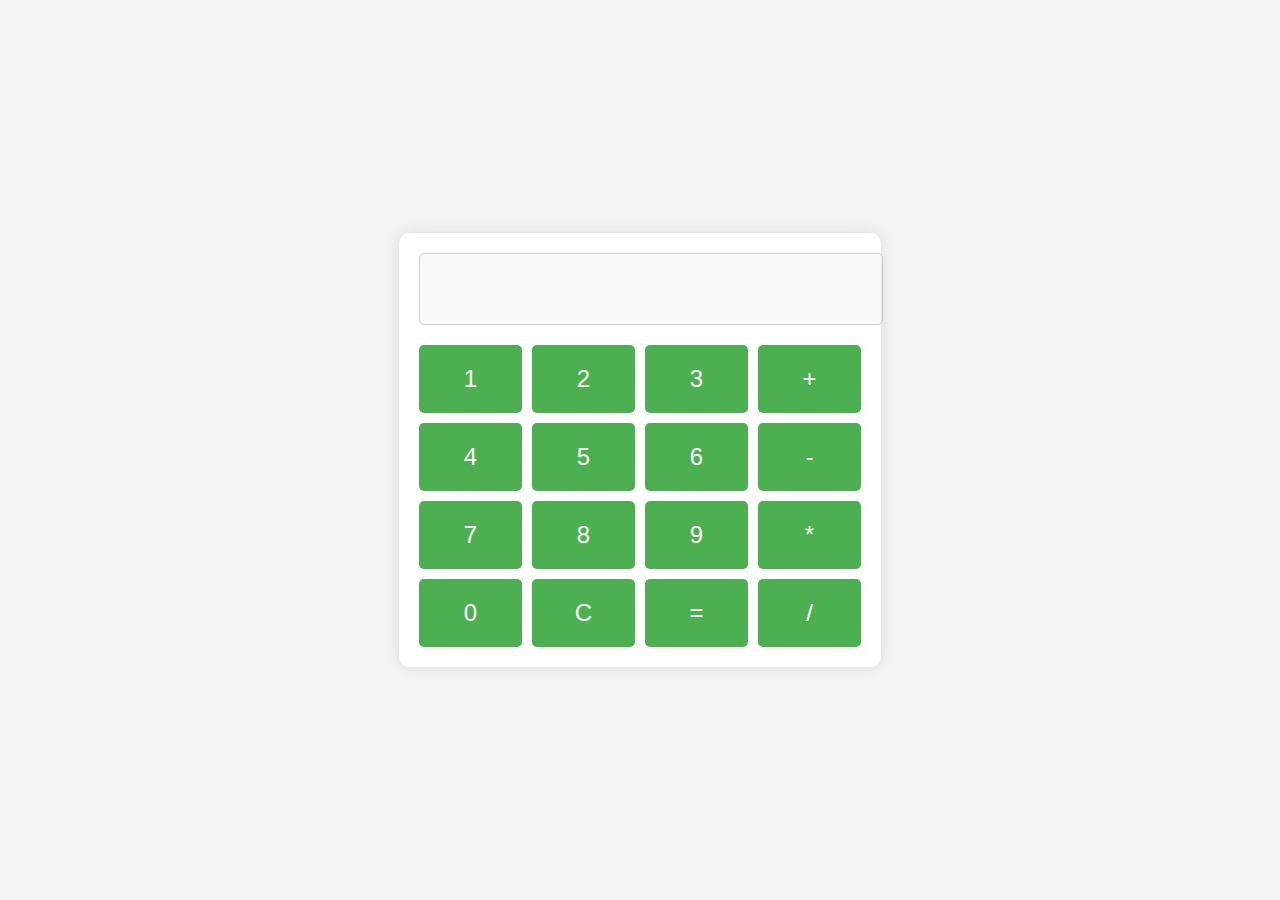
<file: index.html>
<!DOCTYPE html>
<html lang="en">
  <head>
    <meta charset="UTF-8">
    <meta name="viewport" content="width=device-width, initial-scale=1.0">
    <title>Calculator</title>
    <link rel="stylesheet" href="style.css">
  </head>
  <body>
    <div class="calculator">
      <input type="text" id="result" disabled>
      <div class="buttons">
        <button onclick="appendNumber(1)">1</button>
        <button onclick="appendNumber(2)">2</button>
        <button onclick="appendNumber(3)">3</button>
        <button onclick="appendNumber('+')">+</button>
        <button onclick="appendNumber(4)">4</button>
        <button onclick="appendNumber(5)">5</button>
        <button onclick="appendNumber(6)">6</button>
        <button onclick="appendNumber('-')">-</button>
        <button onclick="appendNumber(7)">7</button>
        <button onclick="appendNumber(8)">8</button>
        <button onclick="appendNumber(9)">9</button>
        <button onclick="appendNumber('*')">*</button>
        <button onclick="appendNumber(0)">0</button>
        <button onclick="clearResult()">C</button>
        <button onclick="calculateResult()">=</button>
        <button onclick="appendNumber('/')">/</button>
      </div>
    </div>

    <script src="script.js"></script>
  </body>
</html>
</file>
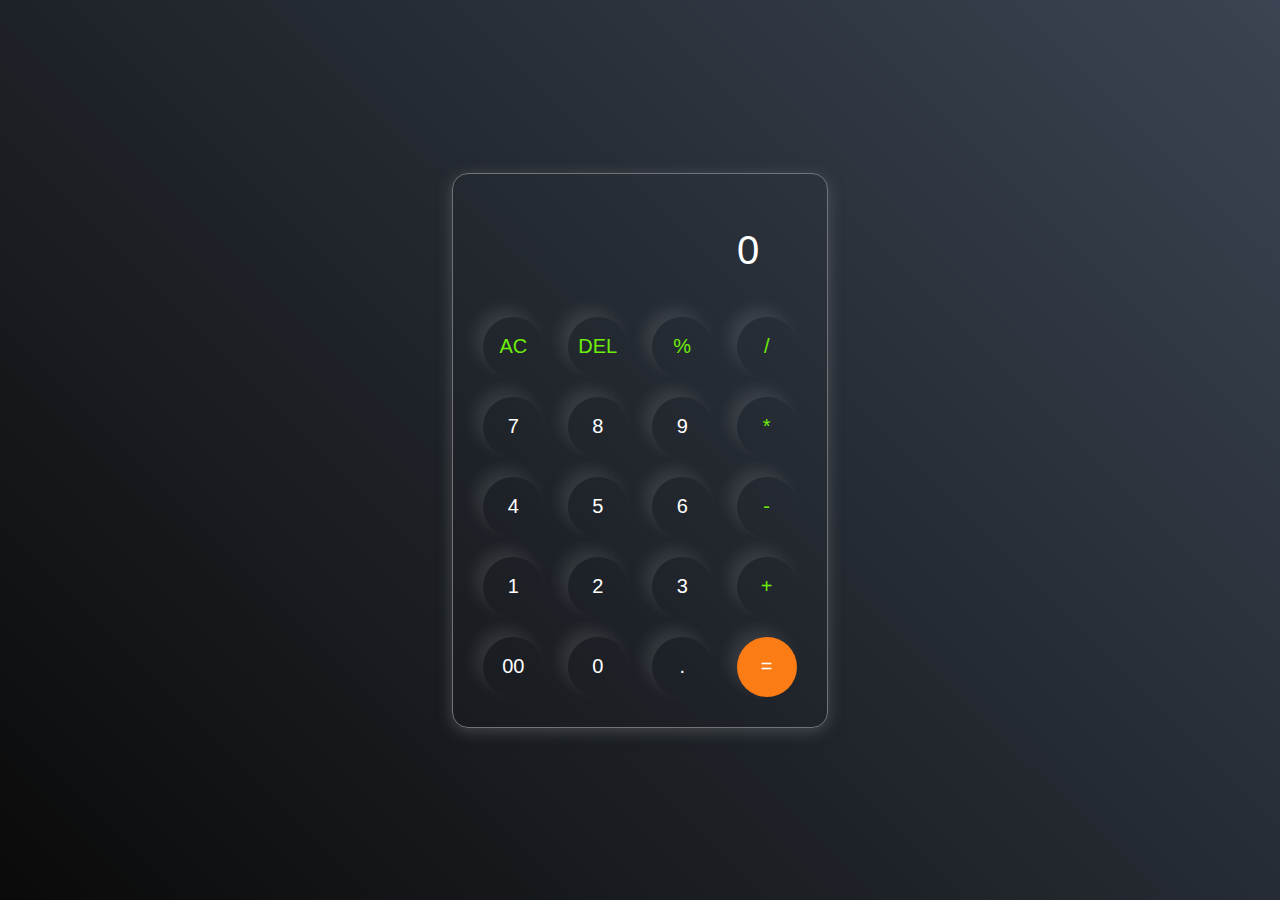
<file: calculater.html>
<!DOCTYPE html>
<html lang="en">

<head>
    <meta charset="UTF-8">
    <meta name="viewport" content="width=device-width, initial-scale=1.0">
    <meta http-equiv="X-UA-Compatible" content="ie=edge">
    <title>calculater</title>

    <!-- External CSS Link (if any) -->
    <link rel="stylesheet" href="calculater.css">

  
   
</head>
<body>

<div class="calculater" >
    <input type="text" placeholder="0"id="result" >
    <div>
        <button class="operator">AC</button>
        <button class="operator">DEL</button>
        <button class="operator">%</button>
        <button class="operator">/</button>
   </div>

  <div>
    <button>7</button>
    <button>8</button>
    <button>9</button> 
    <button class="operator">*</button>
  </div>
  <div>
        <button>4</button>
        <button>5</button>
        <button>6</button>
        <button class="operator">-</button>
 </div>
     <div>
            <button>1</button>
            <button>2</button>
            <button>3</button>
            <button class="operator">+</button>
     </div> 

     <div>
        <button>00</button>
        <button>0</button>
        <button>.</button>
        <button class="equalBtn">=</button>
        </div>
</div>




     <!-- External JavaScript (if any) -->
    <script src="calculater.js"></script>
</body>

</html>
</file>
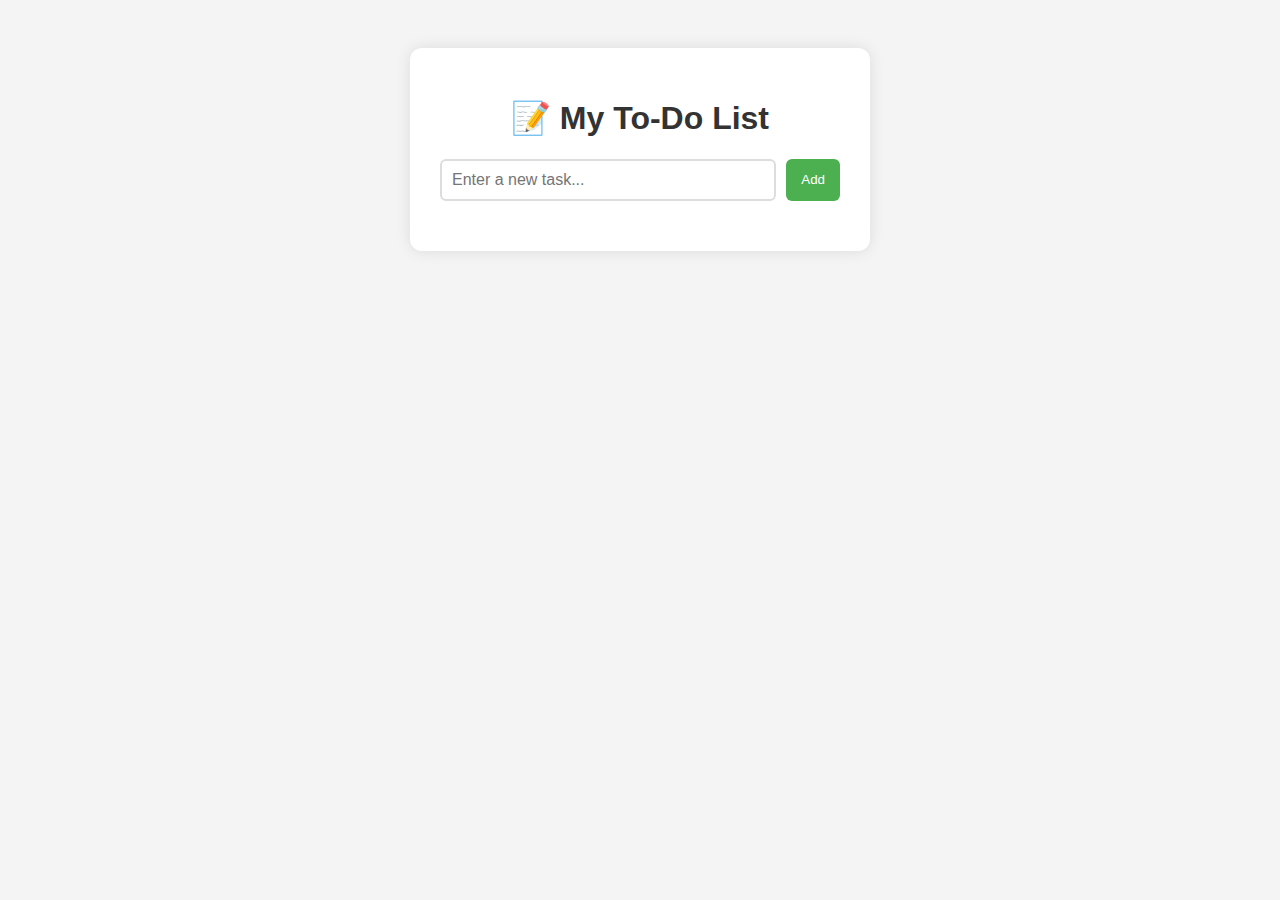
<file: to-do.html>
<!DOCTYPE html>
<html lang="en">
<head>
  <meta charset="UTF-8" />
  <meta name="viewport" content="width=device-width, initial-scale=1.0"/>
  <title>To-Do App</title>
  <link rel="stylesheet" href="to-do.css" />
</head>
<body>

  <div class="todo-container">
    <h1>📝 My To-Do List</h1>
    <div class="input-section">
      <input type="text" id="todo-input" placeholder="Enter a new task..." />
      <button onclick="addTask()">Add</button>
    </div>
    <ul id="todo-list"></ul>
  </div>

  <script src="to-do.js"></script>
</body>
</html>
</file>
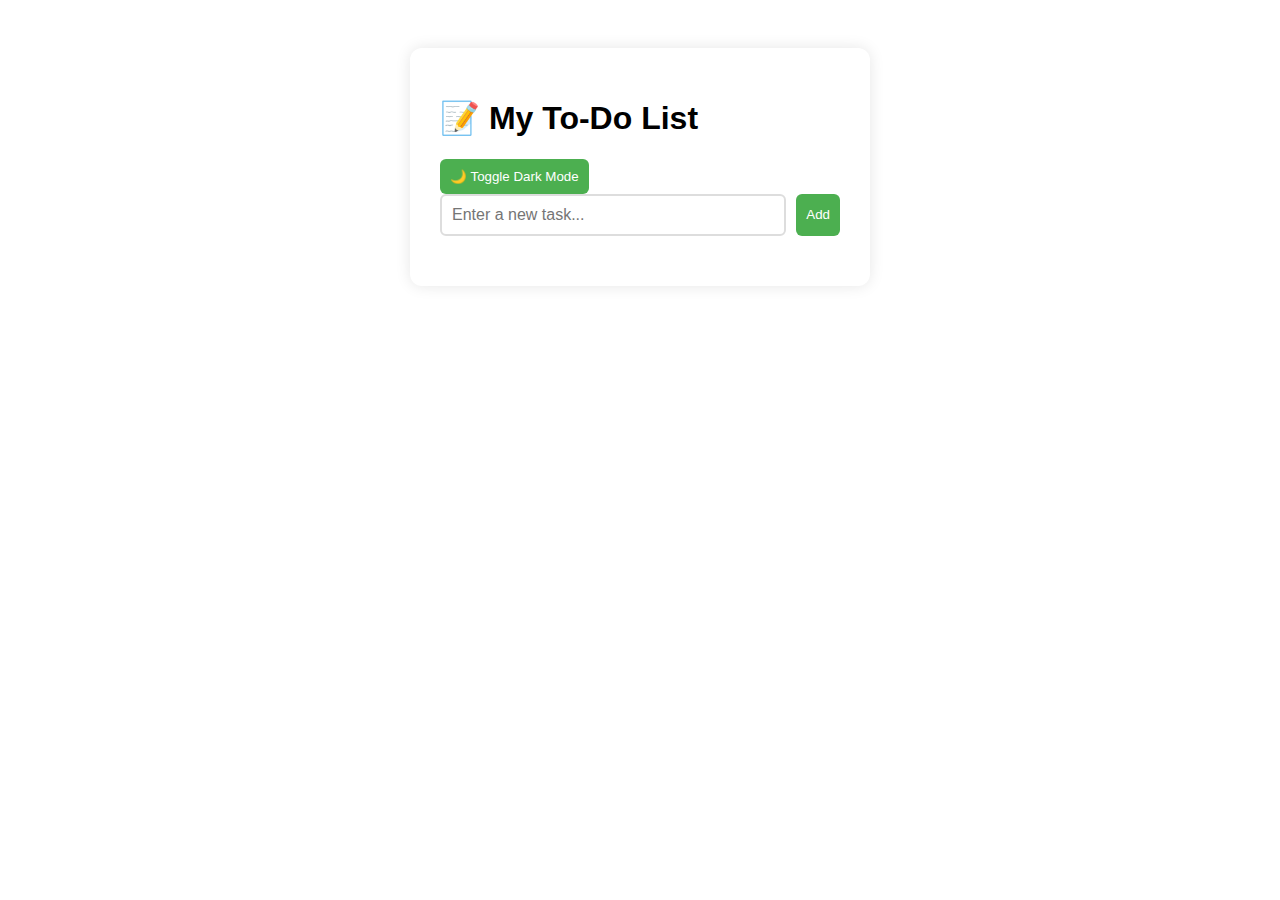
<file: todos.html>
<!DOCTYPE html>
<html lang="en">
<head>
  <meta charset="UTF-8" />
  <meta name="viewport" content="width=device-width, initial-scale=1.0"/>
  <title>Advanced To-Do App</title>
  <link rel="stylesheet" href="todos.css" />
</head>
<body>

  <div class="todo-container">
    <h1>📝 My To-Do List</h1>
    
    <button id="theme-toggle">🌙 Toggle Dark Mode</button>

    <div class="input-section">
      <input type="text" id="todo-input" placeholder="Enter a new task..." />
      <button onclick="addTask()">Add</button>
    </div>

    <ul id="todo-list"></ul>
  </div>

  <script src="todo.js"></script>
</body>
</html>
</file>
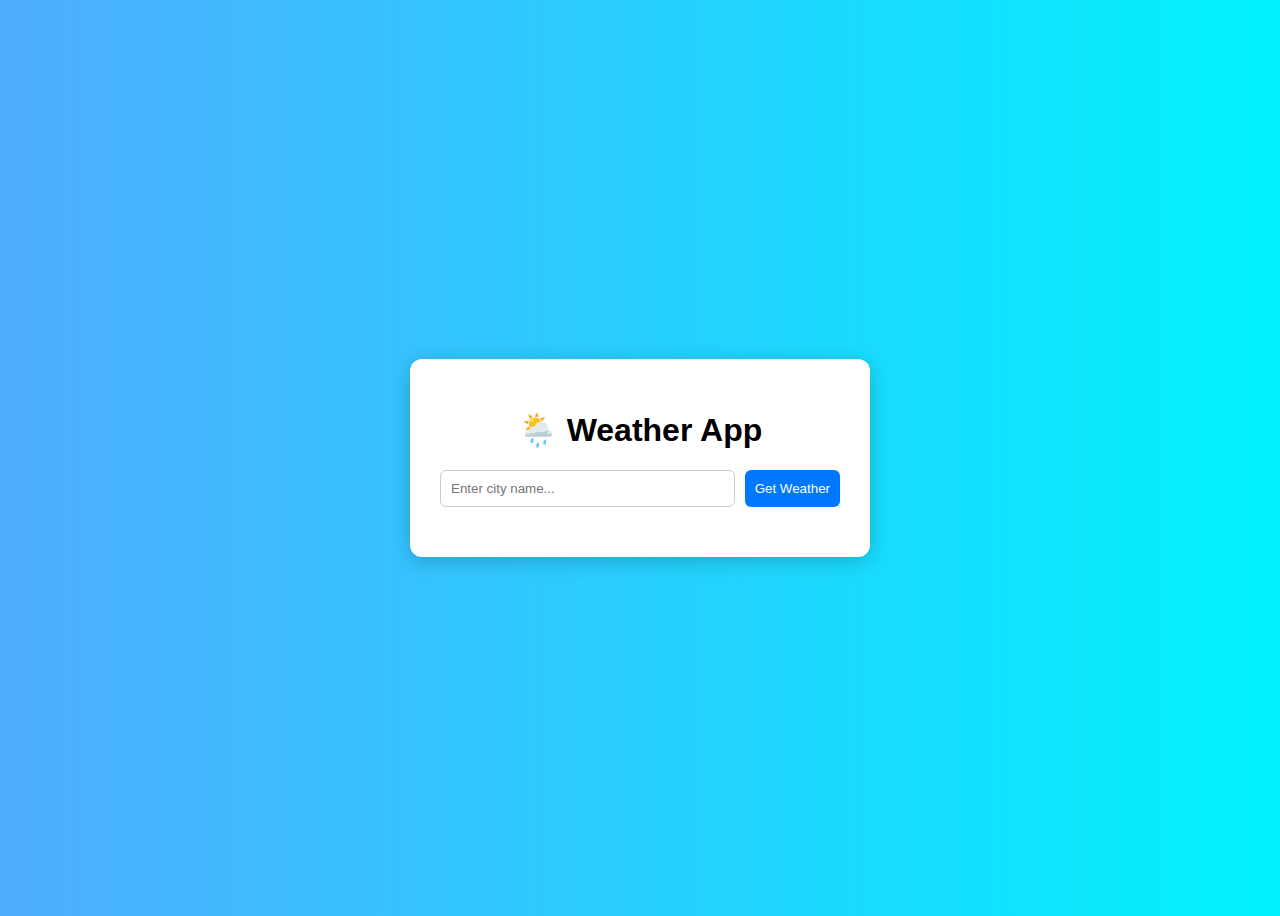
<file: weather.html>
<!DOCTYPE html>
<html lang="en">
<head>
  <meta charset="UTF-8" />
  <meta name="viewport" content="width=device-width, initial-scale=1.0"/>
  <title>Weather App</title>
  <link rel="stylesheet" href="weather.css" />
</head>
<body>

  <div class="weather-container">
    <h1>🌦️ Weather App</h1>
    <div class="input-box">
      <input type="text" id="city" placeholder="Enter city name..." />
      <button onclick="getWeather()">Get Weather</button>
    </div>
    <div id="weather-result"></div>
  </div>

  <script src="weather.js"></script>
</body>
</html>
</file>
<file: style.css>
body {
    font-family: Arial, sans-serif;
    display: flex;
    justify-content: center;
    align-items: center;
    height: 100vh;
    background-color: #f4f4f4;
    margin: 0;
  }
  
  .calculator {
    background-color: white;
    padding: 20px;
    border-radius: 10px;
    box-shadow: 0 0 15px rgba(0, 0, 0, 0.1);
  }
  
  #result {
    width: 100%;
    height: 50px;
    font-size: 2em;
    text-align: right;
    margin-bottom: 20px;
    padding: 10px;
    border: 1px solid #ccc;
    border-radius: 5px;
  }
  
  .buttons {
    display: grid;
    grid-template-columns: repeat(4, 1fr);
    gap: 10px;
  }
  
  button {
    background-color: #4CAF50;
    color: white;
    padding: 20px;
    border: none;
    border-radius: 5px;
    font-size: 1.5em;
    cursor: pointer;
    transition: background-color 0.3s;
  }
  
  button:hover {
    background-color: #45a049;
  }
  
  button:active {
    background-color: #388e3c;
  }
</file>
<file: calculater.css>
*{
    margin: 0;
    padding: 0;
    box-sizing: border-box;
    font-family: sans-serif;
}

body{
    width: 100%;
    height: 100vh;
    display: flex;
    justify-content: center;
    align-items: center;
    background: linear-gradient(45deg,#0a0a0a,#3a4452);
}

.calculater{
border: 1px solid #717377;
padding: 20px;
border-radius: 16px;
background: transparent;
   box-shadow: 0px 3px 15px rgba(113, 115, 119, 0.5); 
} 
input{
width: 300px;
border: none;
padding: 24px;
margin: 10px;
background: transparent;
box-shadow: 0px  3px 15px rgbs(84, 84, 84, 0.1);
font-size: 40px;
text-align: right;

}

input::placeholder{
    color: white;
}

button{
    border: none;
    width: 60px;
    height: 60px;
    margin: 10px;
    border-radius: 50%;
    background: transparent;
    color: white;
    font-size: 20px;
    box-shadow:  -8px -8px 15px rgba(255, 555, 255, 0.1) ;
    cursor: pointer;
}

.equalBtn{
    background-color: #fb7c14;
}

.operator{
    color: #6dee0a;
}
</file>
<file: to-do.css>
body {
    font-family: 'Segoe UI', sans-serif;
    background-color: #f4f4f4;
    display: flex;
    justify-content: center;
    padding: 40px;
  }
  
  .todo-container {
    background-color: white;
    padding: 30px;
    border-radius: 12px;
    box-shadow: 0 0 15px rgba(0,0,0,0.1);
    width: 100%;
    max-width: 400px;
  }
  
  h1 {
    text-align: center;
    color: #333;
  }
  
  .input-section {
    display: flex;
    gap: 10px;
    margin-bottom: 20px;
  }
  
  input[type="text"] {
    flex: 1;
    padding: 10px;
    font-size: 1rem;
    border: 2px solid #ddd;
    border-radius: 6px;
  }
  
  button {
    padding: 10px 15px;
    background-color: #4CAF50;
    color: white;
    border: none;
    border-radius: 6px;
    cursor: pointer;
  }
  
  button:hover {
    background-color: #45a049;
  }
  
  ul {
    list-style-type: none;
    padding: 0;
  }
  
  li {
    padding: 12px;
    background: #eee;
    margin-bottom: 10px;
    border-radius: 6px;
    display: flex;
    justify-content: space-between;
    align-items: center;
  }
  
  li.completed {
    text-decoration: line-through;
    color: gray;
  }
  
  .delete-btn {
    background-color: red;
    border: none;
    color: white;
    padding: 5px 8px;
    border-radius: 4px;
    cursor: pointer;
  }
</file>
<file: todos.css>
:root {
    --bg: #ffffff;
    --text: #000000;
    --item-bg: #eeeeee;
    --completed: gray;
  }
  
  body.dark {
    --bg: #181818;
    --text: #ffffff;
    --item-bg: #333333;
    --completed: #888888;
  }
  
  body {
    font-family: 'Segoe UI', sans-serif;
    background-color: var(--bg);
    color: var(--text);
    display: flex;
    justify-content: center;
    padding: 40px;
  }
  
  .todo-container {
    background-color: var(--bg);
    padding: 30px;
    border-radius: 12px;
    box-shadow: 0 0 15px rgba(0,0,0,0.1);
    width: 100%;
    max-width: 400px;
  }
  
  .input-section {
    display: flex;
    gap: 10px;
    margin-bottom: 20px;
  }
  
  input[type="text"] {
    flex: 1;
    padding: 10px;
    font-size: 1rem;
    border: 2px solid #ddd;
    border-radius: 6px;
  }
  
  button {
    padding: 10px;
    background-color: #4CAF50;
    color: white;
    border: none;
    border-radius: 6px;
    cursor: pointer;
  }
  
  button:hover {
    background-color: #45a049;
  }
  
  ul {
    list-style-type: none;
    padding: 0;
  }
  
  li {
    background: var(--item-bg);
    margin-bottom: 10px;
    border-radius: 6px;
    padding: 12px;
    display: flex;
    justify-content: space-between;
    align-items: center;
  }
  
  li.completed {
    text-decoration: line-through;
    color: var(--completed);
  }
  
  button.delete-btn,
  button.edit-btn {
    background-color: red;
    border: none;
    color: white;
    margin-left: 10px;
    padding: 5px;
    border-radius: 4px;
    cursor: pointer;
  }
  
  button.edit-btn {
    background-color: orange;
  }
</file>
<file: weather.css>
body {
    font-family: Arial, sans-serif;
    background: linear-gradient(to right, #4facfe, #00f2fe);
    display: flex;
    justify-content: center;
    align-items: center;
    height: 100vh;
  }
  
  .weather-container {
    background: white;
    padding: 30px;
    border-radius: 12px;
    box-shadow: 0 4px 20px rgba(0,0,0,0.2);
    width: 90%;
    max-width: 400px;
    text-align: center;
  }
  
  .input-box {
    display: flex;
    gap: 10px;
    margin-bottom: 20px;
  }
  
  input {
    flex: 1;
    padding: 10px;
    border-radius: 6px;
    border: 1px solid #ccc;
  }
  
  button {
    padding: 10px;
    border: none;
    background-color: #0077ff;
    color: white;
    border-radius: 6px;
    cursor: pointer;
  }
  
  #weather-result {
    font-size: 1.2rem;
    margin-top: 10px;
  }
</file>
